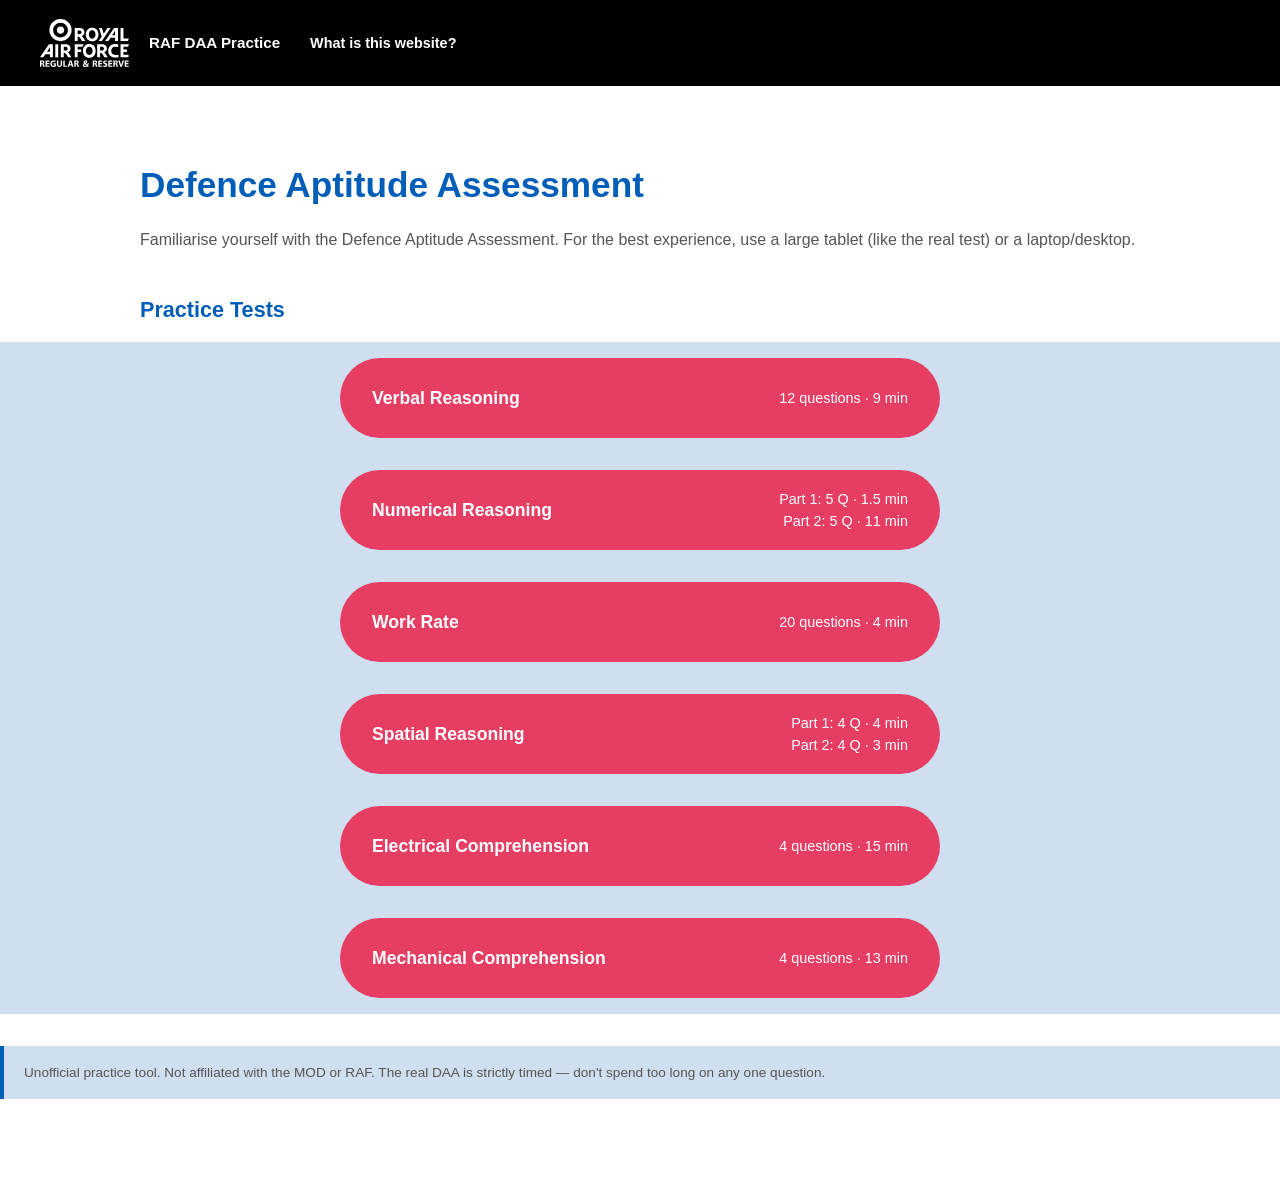
<file: index.html>
<!DOCTYPE html>
<html lang="en">
<head>
  <meta charset="UTF-8">
  <meta name="viewport" content="width=device-width, initial-scale=1.0">
  <title>RAF DAA Practice</title>
  <link rel="icon" type="image/png" sizes="32x32" href="./assets/raf-roundel.png?v=2">
  <link rel="shortcut icon" type="image/png" href="./assets/raf-roundel.png?v=2">
  <link rel="stylesheet" href="style.css?v=20261006-8">
</head>
<body>
  <header class="topbar">
    <a class="topbar-brand" href="./">
      <img src="./assets/logo-white.svg" alt="RAF" class="raf-logo">
      <span>RAF DAA Practice</span>
    </a>
    <a class="about-button" href="./about.html">What is this website?</a>
  </header>

  <main class="page">
    <h1 class="page-title">Defence Aptitude Assessment</h1>
    <p class="page-intro">
      Familiarise yourself with the Defence Aptitude Assessment.
      For the best experience, use a large tablet (like the real test)
      or a laptop/desktop.
    </p>

    <h2 class="section-heading">Practice Tests</h2>

    <ul class="test-list">
      <li><a class="test-row" href="tests/verbal/"><span class="test-name">Verbal Reasoning</span><span class="test-detail">12 questions · 9 min</span></a></li>
      <li><a class="test-row" href="tests/numerical/"><span class="test-name">Numerical Reasoning</span><span class="test-detail">Part 1: 5 Q · 1.5 min<br>Part 2: 5 Q · 11 min</span></a></li>
      <li><a class="test-row" href="tests/work-rate/"><span class="test-name">Work Rate</span><span class="test-detail">20 questions · 4 min</span></a></li>
      <li><a class="test-row" href="tests/spatial/"><span class="test-name">Spatial Reasoning</span><span class="test-detail">Part 1: 4 Q · 4 min<br>Part 2: 4 Q · 3 min</span></a></li>
      <li><a class="test-row" href="tests/electrical/"><span class="test-name">Electrical Comprehension</span><span class="test-detail">4 questions · 15 min</span></a></li>
      <li><a class="test-row" href="tests/mechanical/"><span class="test-name">Mechanical Comprehension</span><span class="test-detail">4 questions · 13 min</span></a></li>
    </ul>

    <p class="page-note">
      Unofficial practice tool. Not affiliated with the MOD or RAF.
      The real DAA is strictly timed — don't spend too long on any one question.
    </p>
  </main>
</body>
</html>
</file>
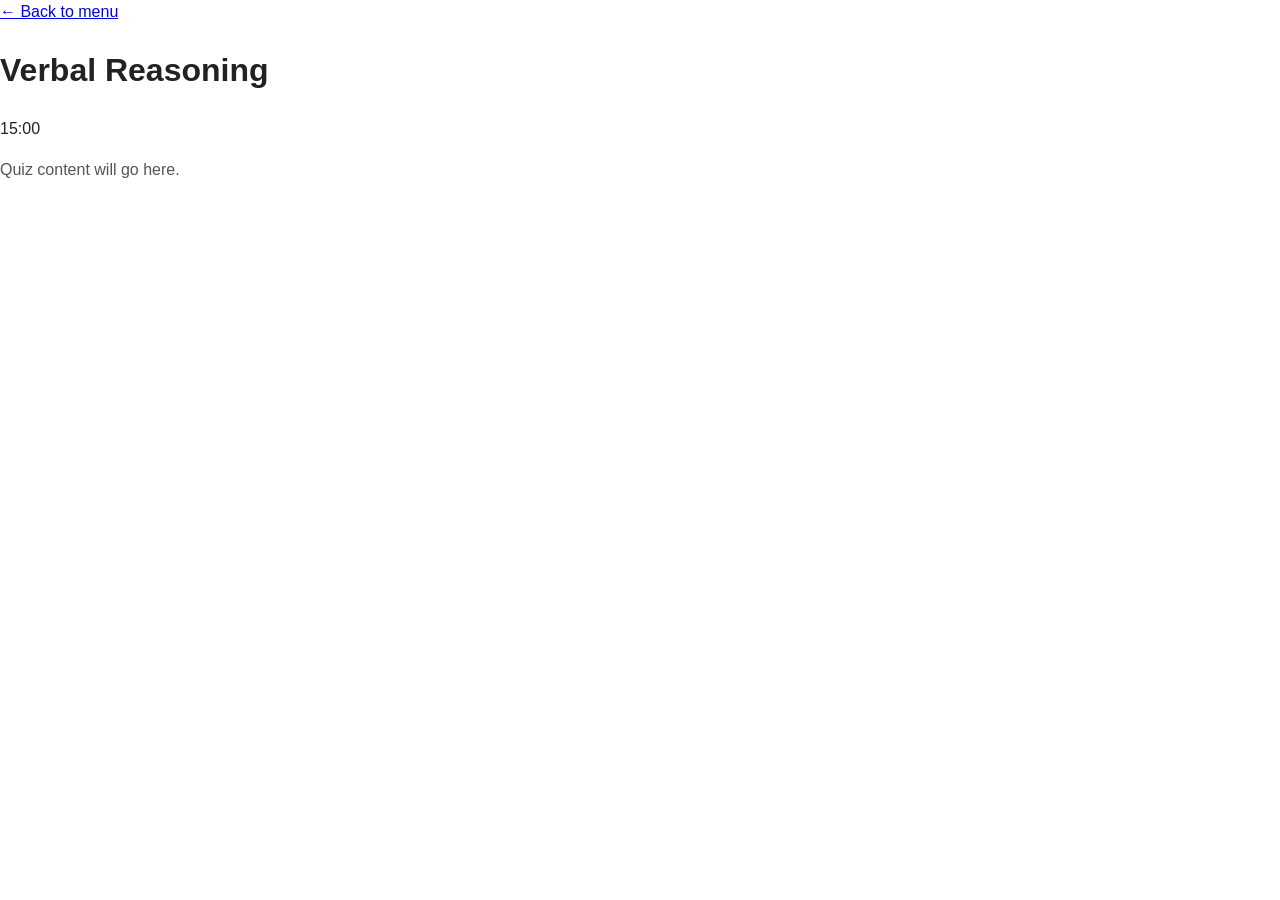
<file: verbal/index.html>
<!DOCTYPE html>
<html lang="en">
<head>
  <meta charset="UTF-8">
  <meta name="viewport" content="width=device-width, initial-scale=1.0">
  <title>Verbal Reasoning · RAF DAA Practice</title>
  <link rel="icon" type="image/png" sizes="32x32" href="../assets/raf-roundel.png?v=3">
  <link rel="shortcut icon" type="image/png" href="../assets/raf-roundel.png?v=3">
  <link rel="stylesheet" href="../../style.css">
</head>
<body class="page-quiz">
  <main class="container">
    <a class="back-link" href="../../">← Back to menu</a>

    <header class="quiz-header">
      <h1 class="quiz-title">Verbal Reasoning</h1>
      <div class="quiz-timer" id="timer">15:00</div>
    </header>

    <div class="quiz-progress">
      <div class="quiz-progress-bar" id="progress"></div>
    </div>

    <section class="quiz-body" id="quiz-body">
      <p style="color: var(--text-muted);">
        Quiz content will go here.
      </p>
    </section>
  </main>
</body>
</html>
</file>
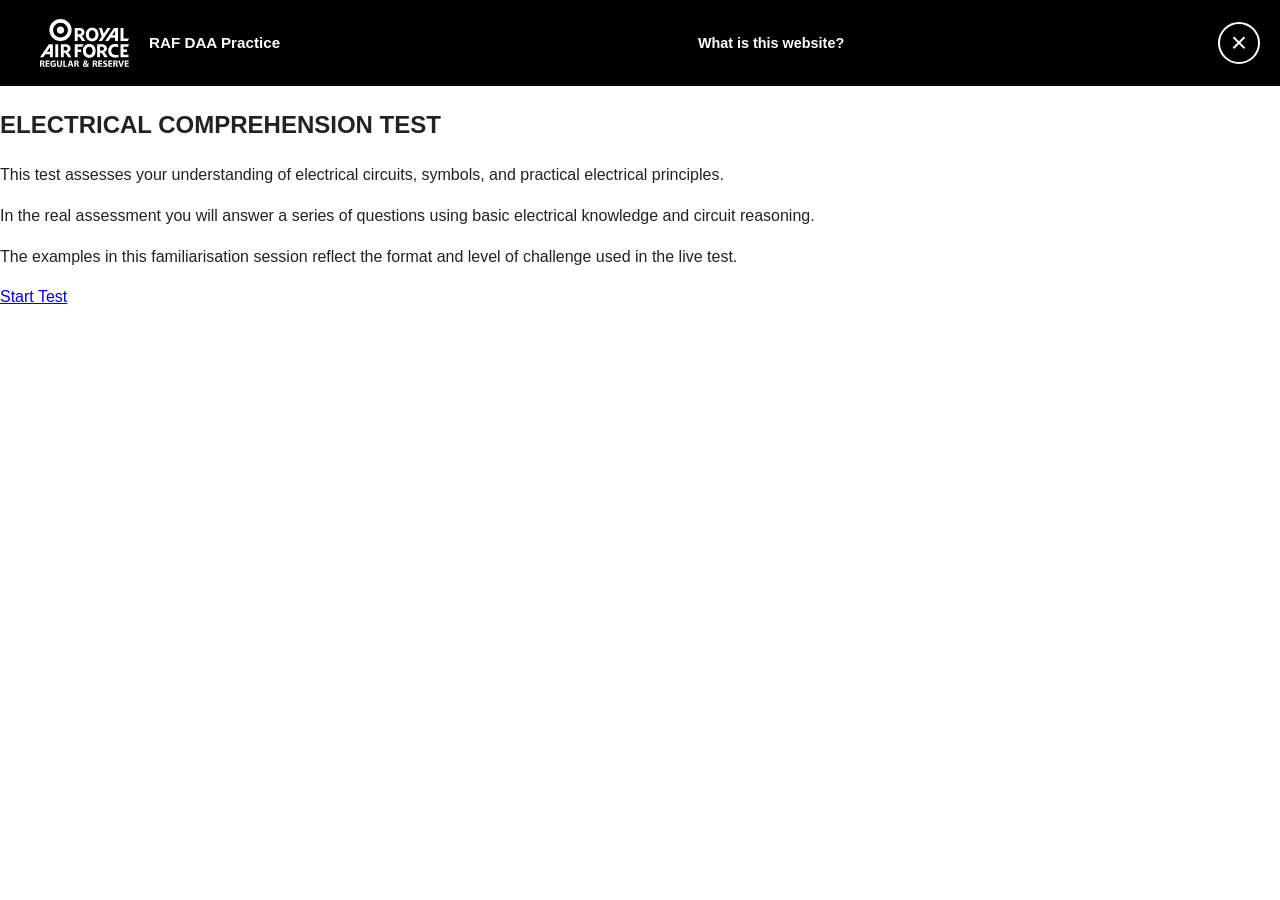
<file: tests/electrical/index.html>
<!DOCTYPE html>
<html lang="en">
<head>
  <meta charset="UTF-8">
  <meta name="viewport" content="width=device-width, initial-scale=1.0">
  <title>Electrical Comprehension Test</title>
  <link rel="icon" type="image/png" sizes="32x32" href="../../assets/raf-roundel.png?v=3">
  <link rel="shortcut icon" type="image/png" href="../../assets/raf-roundel.png?v=3">
  <link rel="stylesheet" href="../../style.css">
</head>
<body class="page-quiz">
  <header class="topbar-with-close">
    <a class="topbar-brand" href="../../">
      <img src="../../assets/logo-white.svg" alt="RAF" class="raf-logo">
      <span>RAF DAA Practice</span>
    </a>
    <div class="topbar-actions">
      <a class="about-button" href="../../about.html">What is this website?</a>
      <a class="close-button" href="../../" aria-label="Back to menu">×</a>
    </div>
  </header>

  <main class="quiz-screen">
    <section class="quiz-panel">
      <h1 class="quiz-title">ELECTRICAL COMPREHENSION TEST</h1>

      <div class="quiz-copy">
        <p>This test assesses your understanding of electrical circuits, symbols, and practical electrical principles.</p>

        <p>In the real assessment you will answer a series of questions using basic electrical knowledge and circuit reasoning.</p>

        <p>The examples in this familiarisation session reflect the format and level of challenge used in the live test.</p>
      </div>

      <div class="quiz-cta-row">
        <a class="primary-button" href="../">Start Test</a>
      </div>
    </section>
  </main>
</body>
</html>
</file>
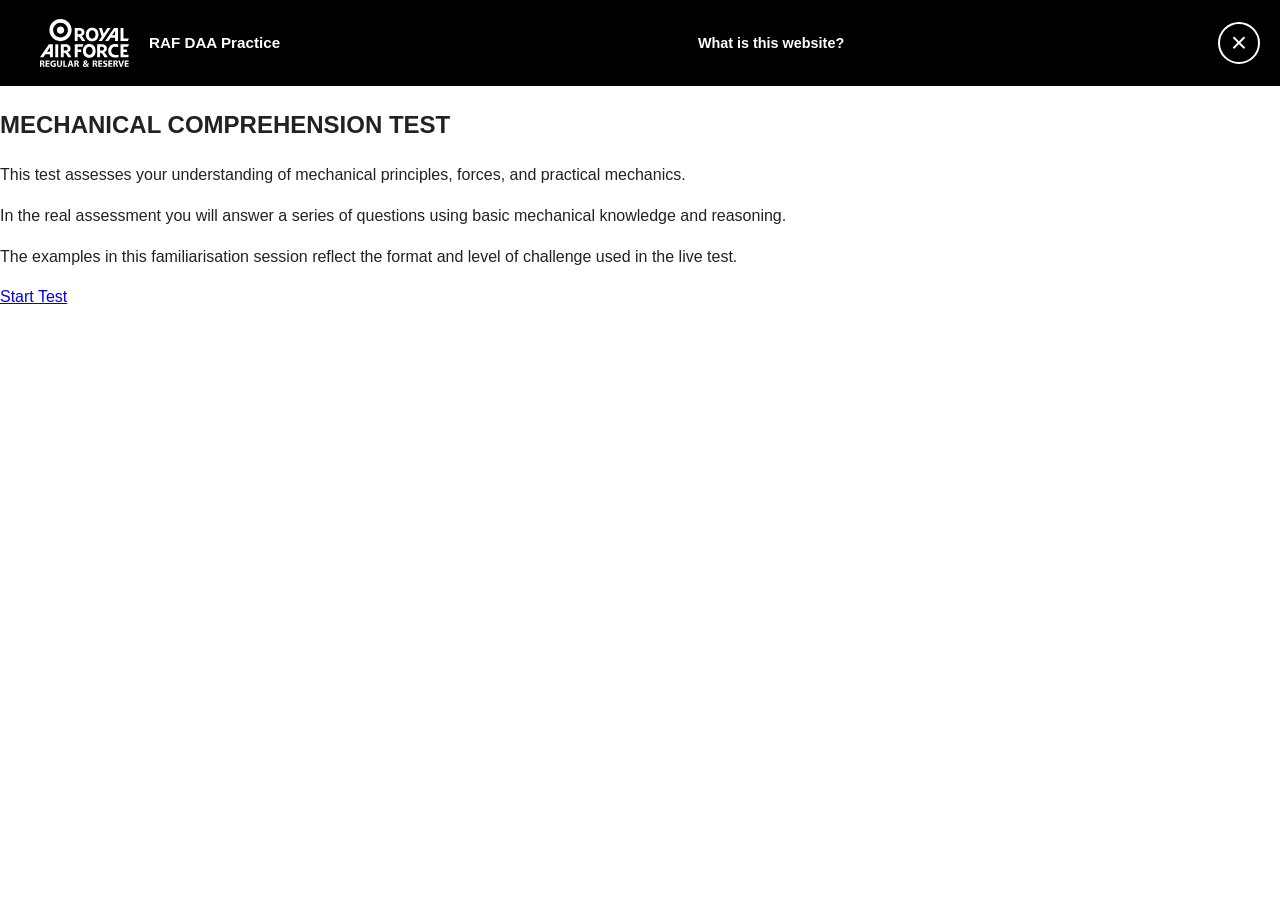
<file: tests/mechanical/index.html>
<!DOCTYPE html>
<html lang="en">
<head>
  <meta charset="UTF-8">
  <meta name="viewport" content="width=device-width, initial-scale=1.0">
  <title>Mechanical Comprehension Test</title>
  <link rel="icon" type="image/png" sizes="32x32" href="../../assets/raf-roundel.png?v=3">
  <link rel="shortcut icon" type="image/png" href="../../assets/raf-roundel.png?v=3">
  <link rel="stylesheet" href="../../style.css">
</head>
<body class="page-quiz">
  <header class="topbar-with-close">
    <a class="topbar-brand" href="../../">
      <img src="../../assets/logo-white.svg" alt="RAF" class="raf-logo">
      <span>RAF DAA Practice</span>
    </a>
    <div class="topbar-actions">
      <a class="about-button" href="../../about.html">What is this website?</a>
      <a class="close-button" href="../../" aria-label="Back to menu">×</a>
    </div>
  </header>

  <main class="quiz-screen">
    <section class="quiz-panel">
      <h1 class="quiz-title">MECHANICAL COMPREHENSION TEST</h1>

      <div class="quiz-copy">
        <p>This test assesses your understanding of mechanical principles, forces, and practical mechanics.</p>

        <p>In the real assessment you will answer a series of questions using basic mechanical knowledge and reasoning.</p>

        <p>The examples in this familiarisation session reflect the format and level of challenge used in the live test.</p>
      </div>

      <div class="quiz-cta-row">
        <a class="primary-button" href="../">Start Test</a>
      </div>
    </section>
  </main>
</body>
</html>
</file>
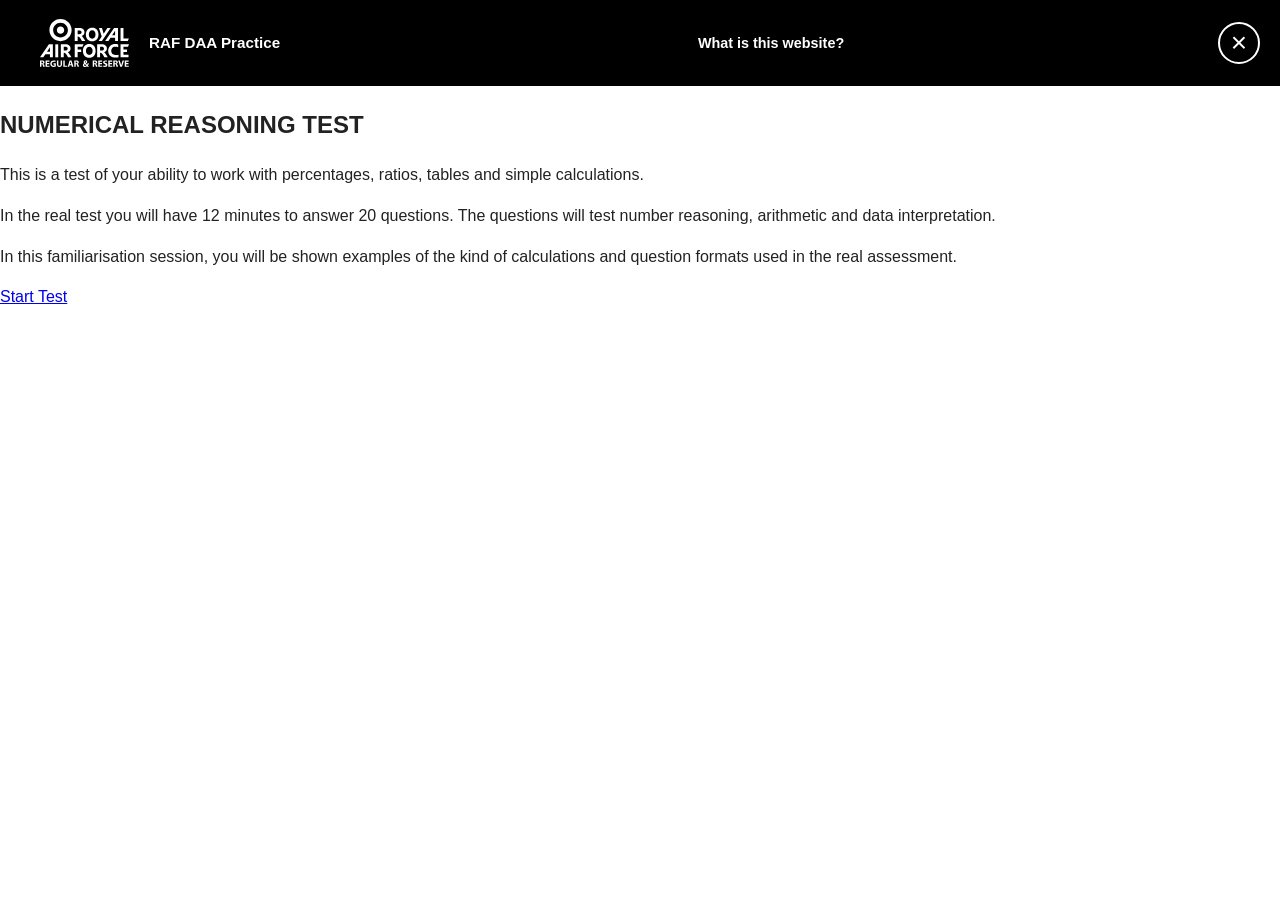
<file: tests/numerical/index.html>
<!DOCTYPE html>
<html lang="en">
<head>
  <meta charset="UTF-8">
  <meta name="viewport" content="width=device-width, initial-scale=1.0">
  <title>Numerical Reasoning Test</title>
  <link rel="icon" type="image/png" sizes="32x32" href="../../assets/raf-roundel.png?v=3">
  <link rel="shortcut icon" type="image/png" href="../../assets/raf-roundel.png?v=3">
  <link rel="stylesheet" href="../../style.css">
</head>
<body class="page-quiz">
  <header class="topbar-with-close">
    <a class="topbar-brand" href="../../">
      <img src="../../assets/logo-white.svg" alt="RAF" class="raf-logo">
      <span>RAF DAA Practice</span>
    </a>
    <div class="topbar-actions">
      <a class="about-button" href="../../about.html">What is this website?</a>
      <a class="close-button" href="../../" aria-label="Back to menu">×</a>
    </div>
  </header>

  <main class="quiz-screen">
    <section class="quiz-panel">
      <h1 class="quiz-title">NUMERICAL REASONING TEST</h1>

      <div class="quiz-copy">
        <p>This is a test of your ability to work with percentages, ratios, tables and simple calculations.</p>

        <p>In the real test you will have 12 minutes to answer 20 questions. The questions will test number reasoning, arithmetic and data interpretation.</p>

        <p>In this familiarisation session, you will be shown examples of the kind of calculations and question formats used in the real assessment.</p>
      </div>

      <div class="quiz-cta-row">
        <a class="primary-button" href="../">Start Test</a>
      </div>
    </section>
  </main>
</body>
</html>
</file>
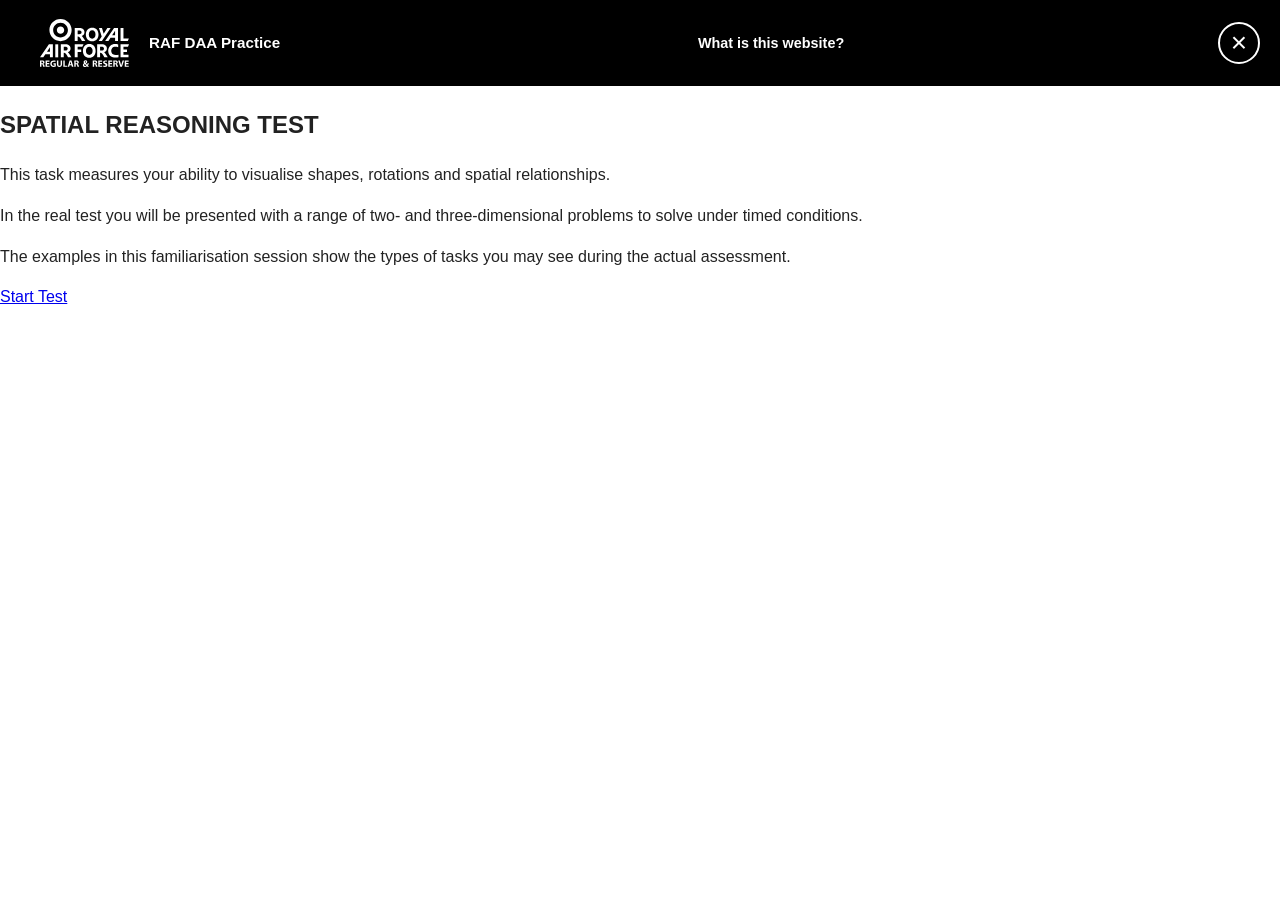
<file: tests/spatial/index.html>
<!DOCTYPE html>
<html lang="en">
<head>
  <meta charset="UTF-8">
  <meta name="viewport" content="width=device-width, initial-scale=1.0">
  <title>Spatial Reasoning Test</title>
  <link rel="icon" type="image/png" sizes="32x32" href="../../assets/raf-roundel.png?v=3">
  <link rel="shortcut icon" type="image/png" href="../../assets/raf-roundel.png?v=3">
  <link rel="stylesheet" href="../../style.css">
</head>
<body class="page-quiz">
  <header class="topbar-with-close">
    <a class="topbar-brand" href="../../">
      <img src="../../assets/logo-white.svg" alt="RAF" class="raf-logo">
      <span>RAF DAA Practice</span>
    </a>
    <div class="topbar-actions">
      <a class="about-button" href="../../about.html">What is this website?</a>
      <a class="close-button" href="../../" aria-label="Back to menu">×</a>
    </div>
  </header>

  <main class="quiz-screen">
    <section class="quiz-panel">
      <h1 class="quiz-title">SPATIAL REASONING TEST</h1>

      <div class="quiz-copy">
        <p>This task measures your ability to visualise shapes, rotations and spatial relationships.</p>

        <p>In the real test you will be presented with a range of two- and three-dimensional problems to solve under timed conditions.</p>

        <p>The examples in this familiarisation session show the types of tasks you may see during the actual assessment.</p>
      </div>

      <div class="quiz-cta-row">
        <a class="primary-button" href="../">Start Test</a>
      </div>
    </section>
  </main>
</body>
</html>
</file>
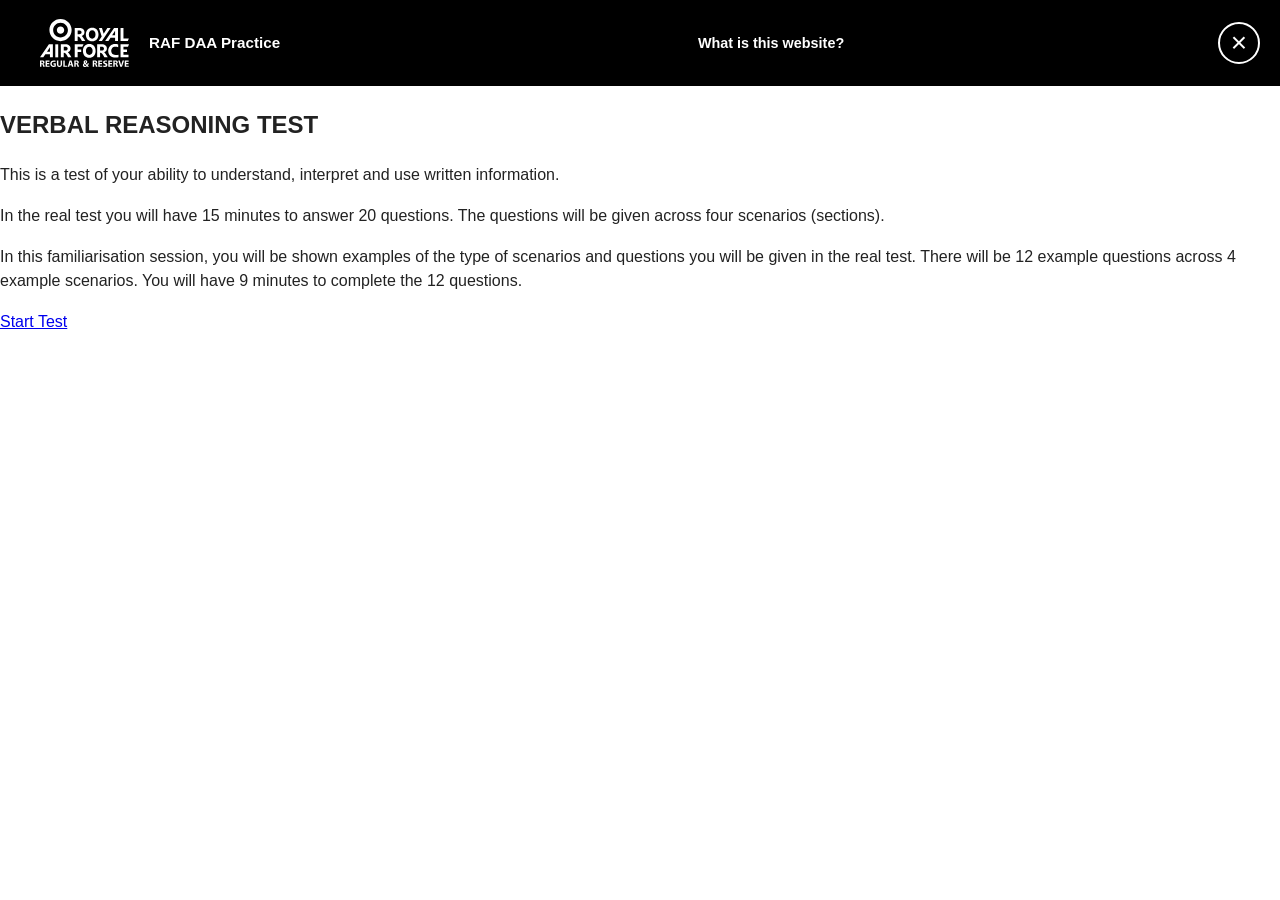
<file: tests/verbal/index.html>
<!DOCTYPE html>
<html lang="en">
<head>
  <meta charset="UTF-8">
  <meta name="viewport" content="width=device-width, initial-scale=1.0">
  <title>Verbal Reasoning Test</title>
  <link rel="icon" type="image/png" sizes="32x32" href="../../assets/raf-roundel.png?v=3">
  <link rel="shortcut icon" type="image/png" href="../../assets/raf-roundel.png?v=3">
  <link rel="stylesheet" href="../../style.css">
</head>
<body class="page-quiz">
  <header class="topbar-with-close">
    <a class="topbar-brand" href="../../">
      <img src="../../assets/logo-white.svg" alt="RAF" class="raf-logo">
      <span>RAF DAA Practice</span>
    </a>
    <div class="topbar-actions">
      <a class="about-button" href="../../about.html">What is this website?</a>
      <a class="close-button" href="../../" aria-label="Back to menu">×</a>
    </div>
  </header>

  <main class="quiz-screen">
    <section class="quiz-panel">
      <h1 class="quiz-title">VERBAL REASONING TEST</h1>

      <div class="quiz-copy">
        <p>This is a test of your ability to understand, interpret and use written information.</p>

        <p>In the real test you will have 15 minutes to answer 20 questions. The questions will be given across four scenarios (sections).</p>

        <p>In this familiarisation session, you will be shown examples of the type of scenarios and questions you will be given in the real test. There will be 12 example questions across 4 example scenarios. You will have 9 minutes to complete the 12 questions.</p>
      </div>

      <div class="quiz-cta-row">
        <a class="primary-button" href="../">Start Test</a>
      </div>
    </section>
  </main>
</body>
</html>
</file>
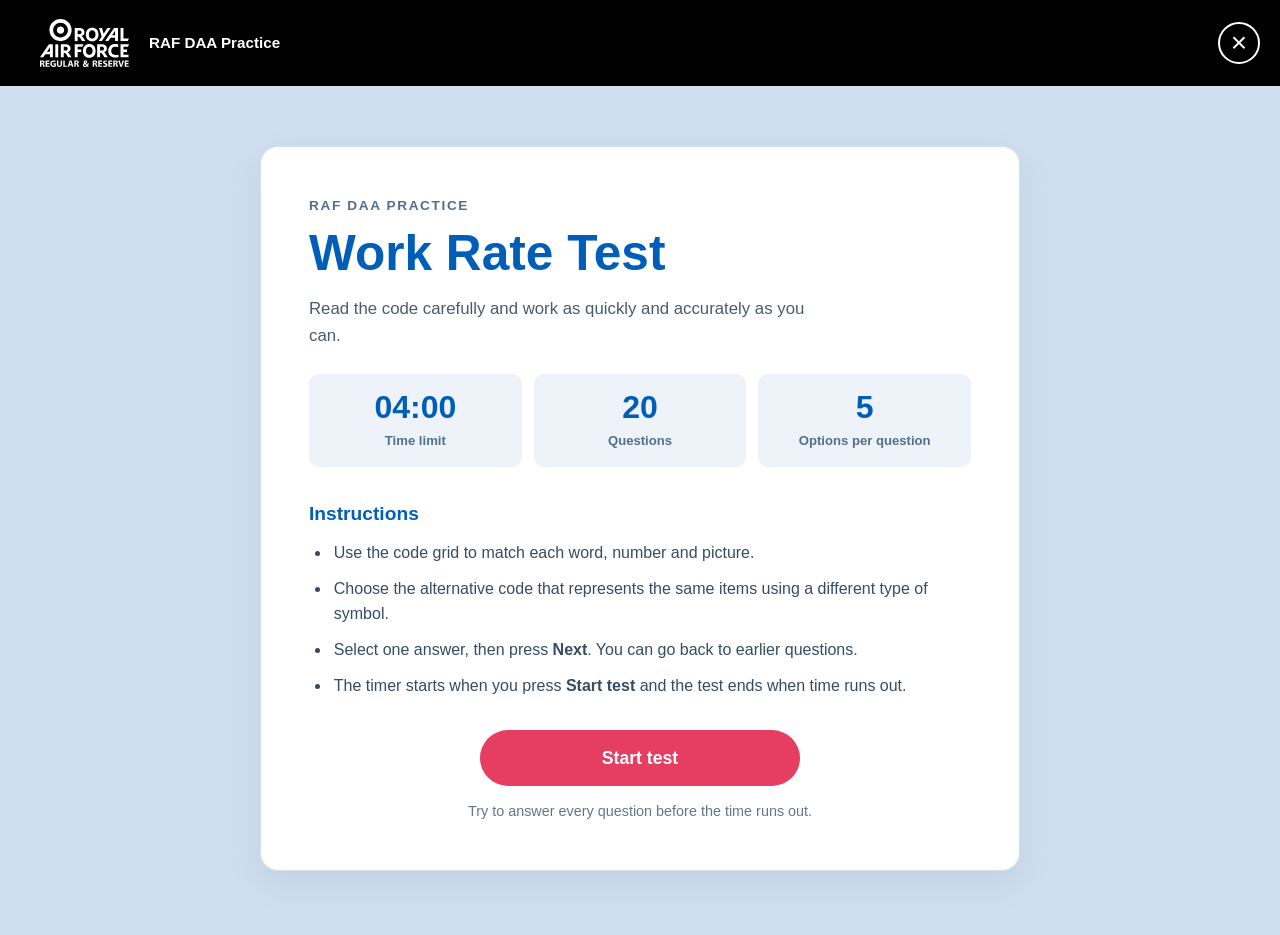
<file: tests/work-rate/index.html>
<!DOCTYPE html>
<html lang="en">
<head>
  <meta charset="UTF-8">
  <meta name="viewport" content="width=device-width, initial-scale=1.0">
  <title>Work Rate Test</title>
  <link rel="icon" type="image/png" sizes="32x32" href="../../assets/raf-roundel.png?v=3">
  <link rel="shortcut icon" type="image/png" href="../../assets/raf-roundel.png?v=3">
  <link rel="stylesheet" href="../../style.css?v=20261006-6">
  <!-- Pages refresh: timer update deployed from main -->
</head>
<body class="page-quiz">
  <header class="topbar-with-close">
    <a class="topbar-brand" href="../../">
      <img src="../../assets/logo-white.svg" alt="RAF" class="raf-logo">
      <span>RAF DAA Practice</span>
    </a>
    <a class="close-button" href="../../" aria-label="Back to menu">×</a>
  </header>

  <main class="work-rate-screen">
    <section class="work-rate-instructions" aria-labelledby="instructions-title">
      <div class="instructions-card">
        <p class="instructions-eyebrow">RAF DAA Practice</p>
        <h1 id="instructions-title">Work Rate Test</h1>
        <p class="instructions-intro">Read the code carefully and work as quickly and accurately as you can.</p>

        <div class="instructions-facts" aria-label="Test details">
          <div class="instruction-fact">
            <span class="instruction-fact-value">04:00</span>
            <span class="instruction-fact-label">Time limit</span>
          </div>
          <div class="instruction-fact">
            <span class="instruction-fact-value">20</span>
            <span class="instruction-fact-label">Questions</span>
          </div>
          <div class="instruction-fact">
            <span class="instruction-fact-value">5</span>
            <span class="instruction-fact-label">Options per question</span>
          </div>
        </div>

        <h2>Instructions</h2>
        <ul class="instructions-list">
          <li>Use the code grid to match each word, number and picture.</li>
          <li>Choose the alternative code that represents the same items using a different type of symbol.</li>
          <li>Select one answer, then press <strong>Next</strong>. You can go back to earlier questions.</li>
          <li>The timer starts when you press <strong>Start test</strong> and the test ends when time runs out.</li>
        </ul>

        <button class="primary-button start-test-button" type="button">Start test</button>
        <p class="instructions-note">Try to answer every question before the time runs out.</p>
      </div>
    </section>

    <div class="work-rate-ui" hidden>
      <div class="work-rate-header">
        <div class="timer-block">
          <div class="timer-label">Time remaining for this section: <strong id="work-rate-timer">04m 00s</strong></div>
          <div class="progress-track" aria-label="Time remaining">
            <span class="progress-fill"></span>
          </div>
        </div>

        <div class="question-meta" aria-label="Question number">
          <span class="question-word">Question</span>
          <span class="question-number">1</span>
          <span class="question-divider">/</span>
          <span class="question-total">20</span>
        </div>
      </div>

      <div class="work-rate-question">
        <p class="prompt">Which could be the alternative code for</p>
        <h2>Um Eek Ah?</h2>
      </div>

      <div class="code-grid" aria-label="Code pattern grid">
        <div class="code-cell code-letter"><span>Um</span></div>
        <div class="code-cell code-letter"><span>Ta</span></div>
        <div class="code-cell code-letter"><span>Eek</span></div>
        <div class="code-cell code-letter"><span>Ah</span></div>

        <div class="code-cell"><span>£7</span></div>
        <div class="code-cell"><span>£9</span></div>
        <div class="code-cell"><span>£4</span></div>
        <div class="code-cell"><span>£3</span></div>

        <div class="code-cell"><span class="mini-icon">🍓</span></div>
        <div class="code-cell"><span class="mini-icon">🧁</span></div>
        <div class="code-cell"><span class="mini-icon">🍕</span></div>
        <div class="code-cell"><span class="mini-icon">🍏</span></div>
      </div>

      <div class="answer-strip" aria-label="Answer options">
        <div class="answer-group">
          <span class="answer-label">A</span>
          <button class="answer-option" type="button"></button>
        </div>
        <div class="answer-group">
          <span class="answer-label">B</span>
          <button class="answer-option" type="button"></button>
        </div>
        <div class="answer-group">
          <span class="answer-label">C</span>
          <button class="answer-option" type="button"></button>
        </div>
        <div class="answer-group">
          <span class="answer-label">D</span>
          <button class="answer-option" type="button"></button>
        </div>
        <div class="answer-group">
          <span class="answer-label">E</span>
          <button class="answer-option" type="button"></button>
        </div>
      </div>

      <div class="next-button-wrap">
        <button class="back-button" type="button">Back</button>
        <button class="primary-button" type="button">Next</button>
      </div>
    </div>
  </main>

  <script src="./work-rate.js?v=20261008-1"></script>
</body>
</html>
</file>
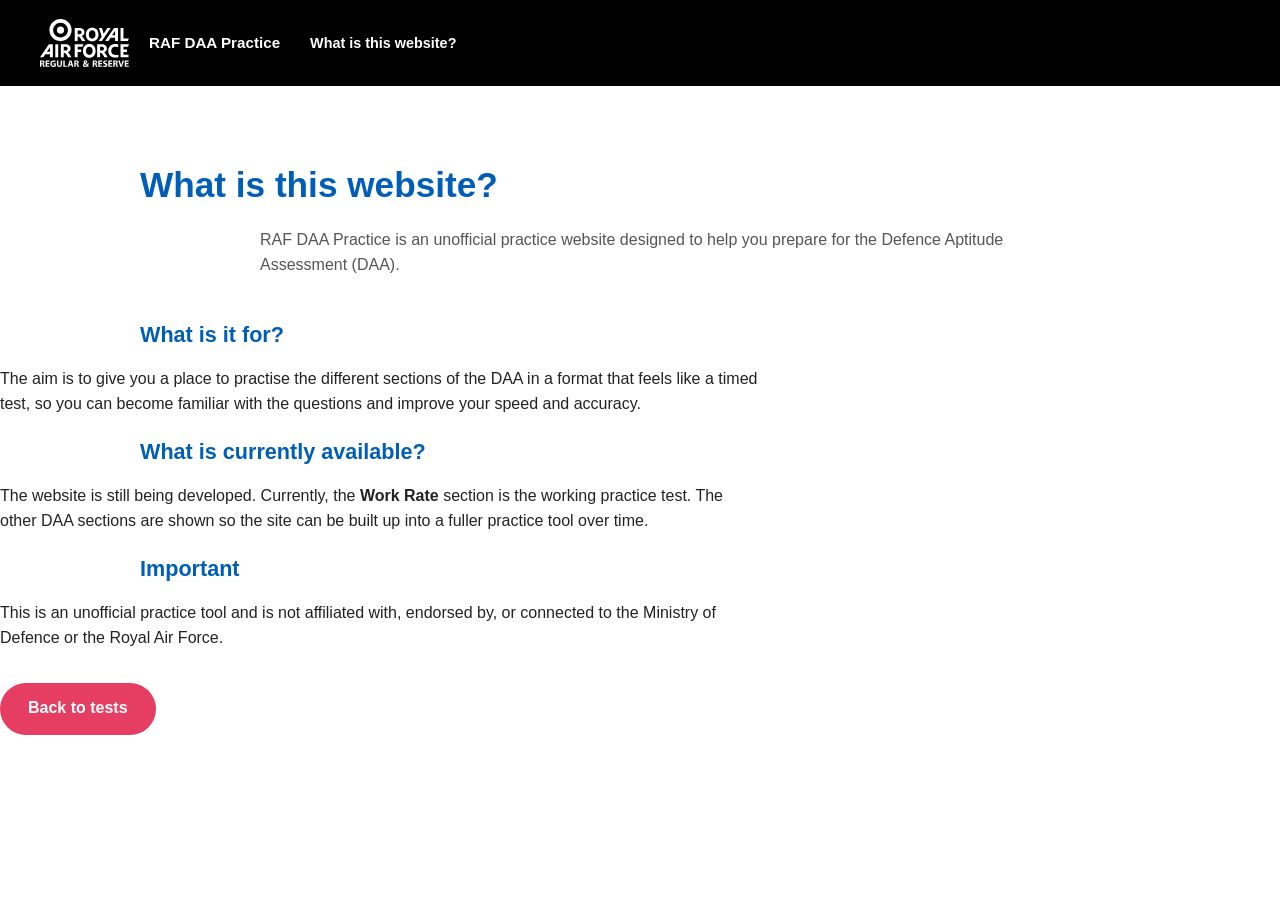
<file: about.html>
<!DOCTYPE html>
<html lang="en">
<head>
  <meta charset="UTF-8">
  <meta name="viewport" content="width=device-width, initial-scale=1.0">
  <title>What is this website? · RAF DAA Practice</title>
  <link rel="icon" type="image/png" sizes="32x32" href="./assets/raf-roundel.png?v=2">
  <link rel="shortcut icon" type="image/png" href="./assets/raf-roundel.png?v=2">
  <link rel="stylesheet" href="style.css?v=20261006-7">
</head>
<body>
  <header class="topbar">
    <a class="topbar-brand" href="./">
      <img src="./assets/logo-white.svg" alt="RAF" class="raf-logo">
      <span>RAF DAA Practice</span>
    </a>
    <a class="about-button" href="./about.html">What is this website?</a>
  </header>

  <main class="page about-page">
    <h1 class="page-title">What is this website?</h1>

    <p class="page-intro">
      RAF DAA Practice is an unofficial practice website designed to help you
      prepare for the Defence Aptitude Assessment (DAA).
    </p>

    <h2 class="section-heading">What is it for?</h2>
    <p>
      The aim is to give you a place to practise the different sections of the
      DAA in a format that feels like a timed test, so you can become familiar
      with the questions and improve your speed and accuracy.
    </p>

    <h2 class="section-heading">What is currently available?</h2>
    <p>
      The website is still being developed. Currently, the <strong>Work Rate</strong>
      section is the working practice test. The other DAA sections are shown
      so the site can be built up into a fuller practice tool over time.
    </p>

    <h2 class="section-heading">Important</h2>
    <p>
      This is an unofficial practice tool and is not affiliated with, endorsed
      by, or connected to the Ministry of Defence or the Royal Air Force.
    </p>

    <a class="about-back-button" href="./">Back to tests</a>
  </main>
</body>
</html>
</file>
<file: style.css>
@import "./styles/variables.css";
@import "./styles/base.css";
@import "./styles/topbar.css";
@import "./styles/layout.css";
@import "./styles/buttons.css";
@import "./styles/note.css";
@import "./styles/test-page.css";
</file>
